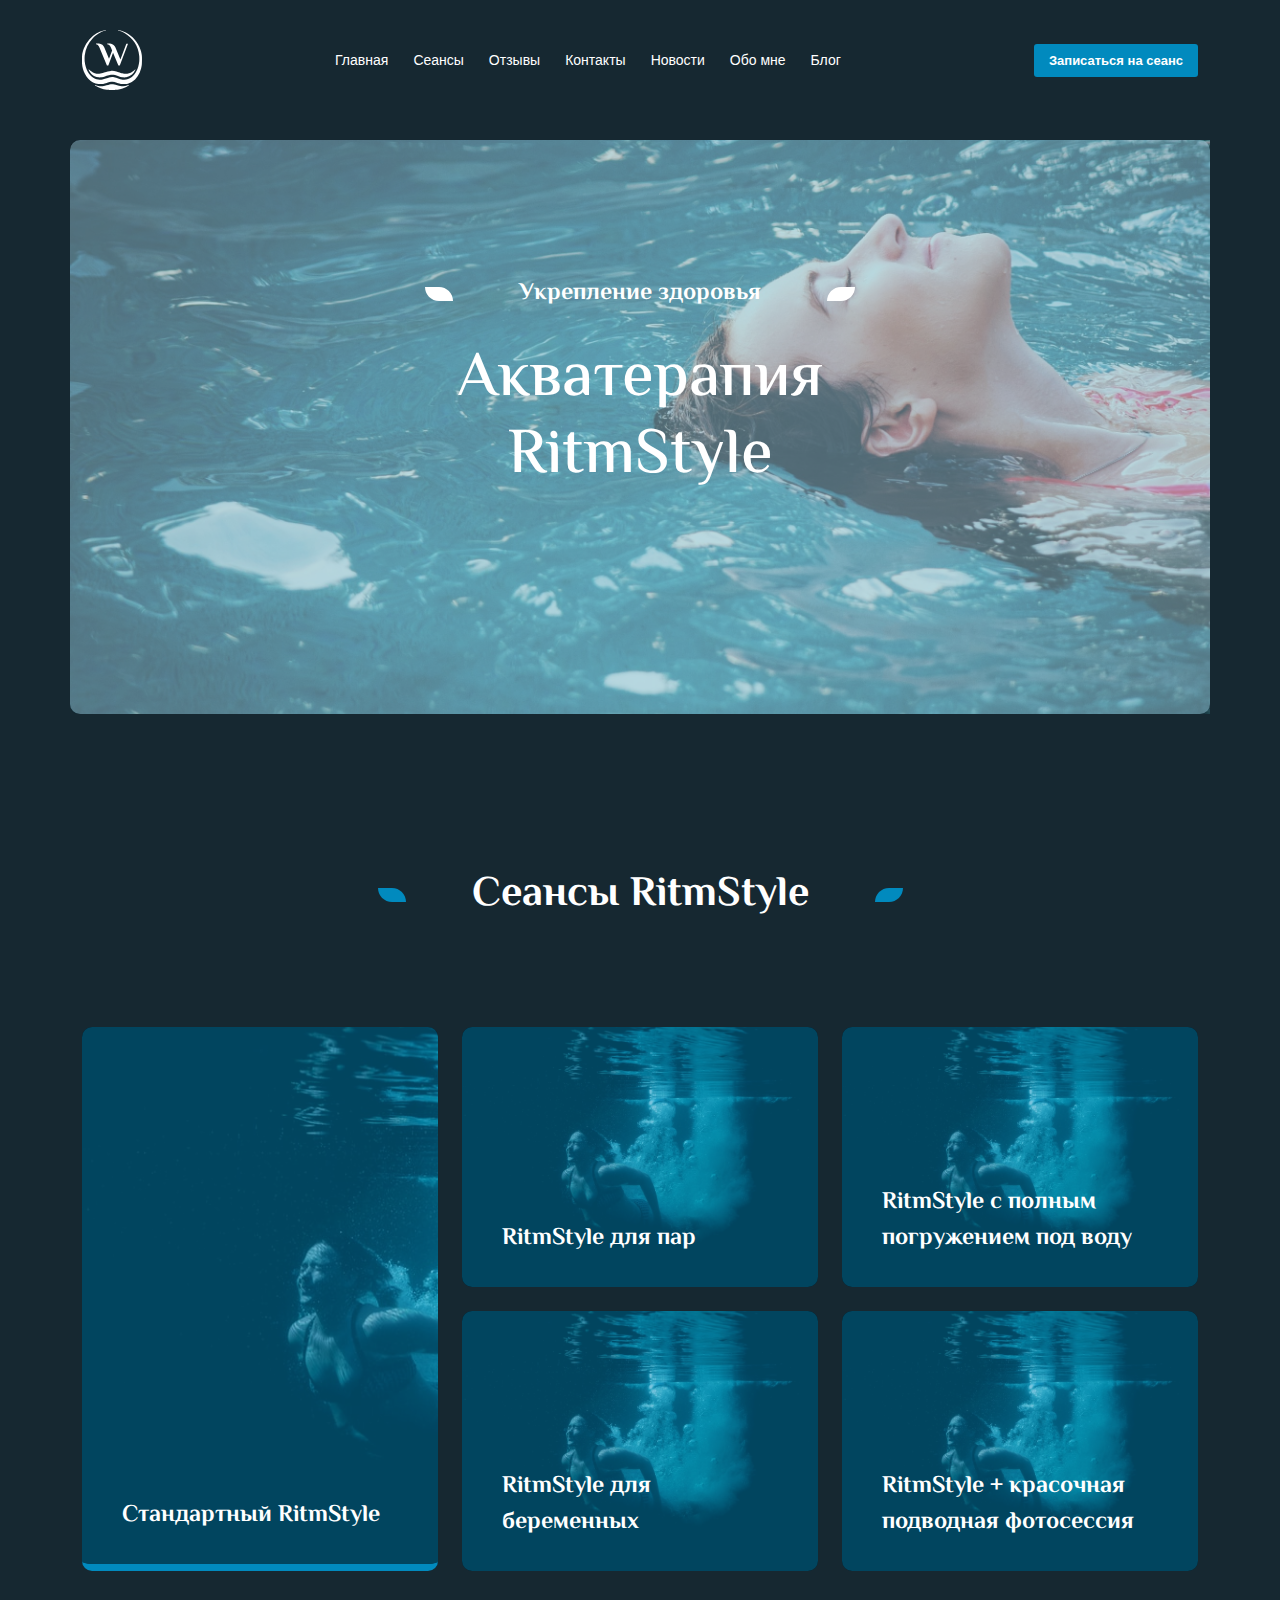
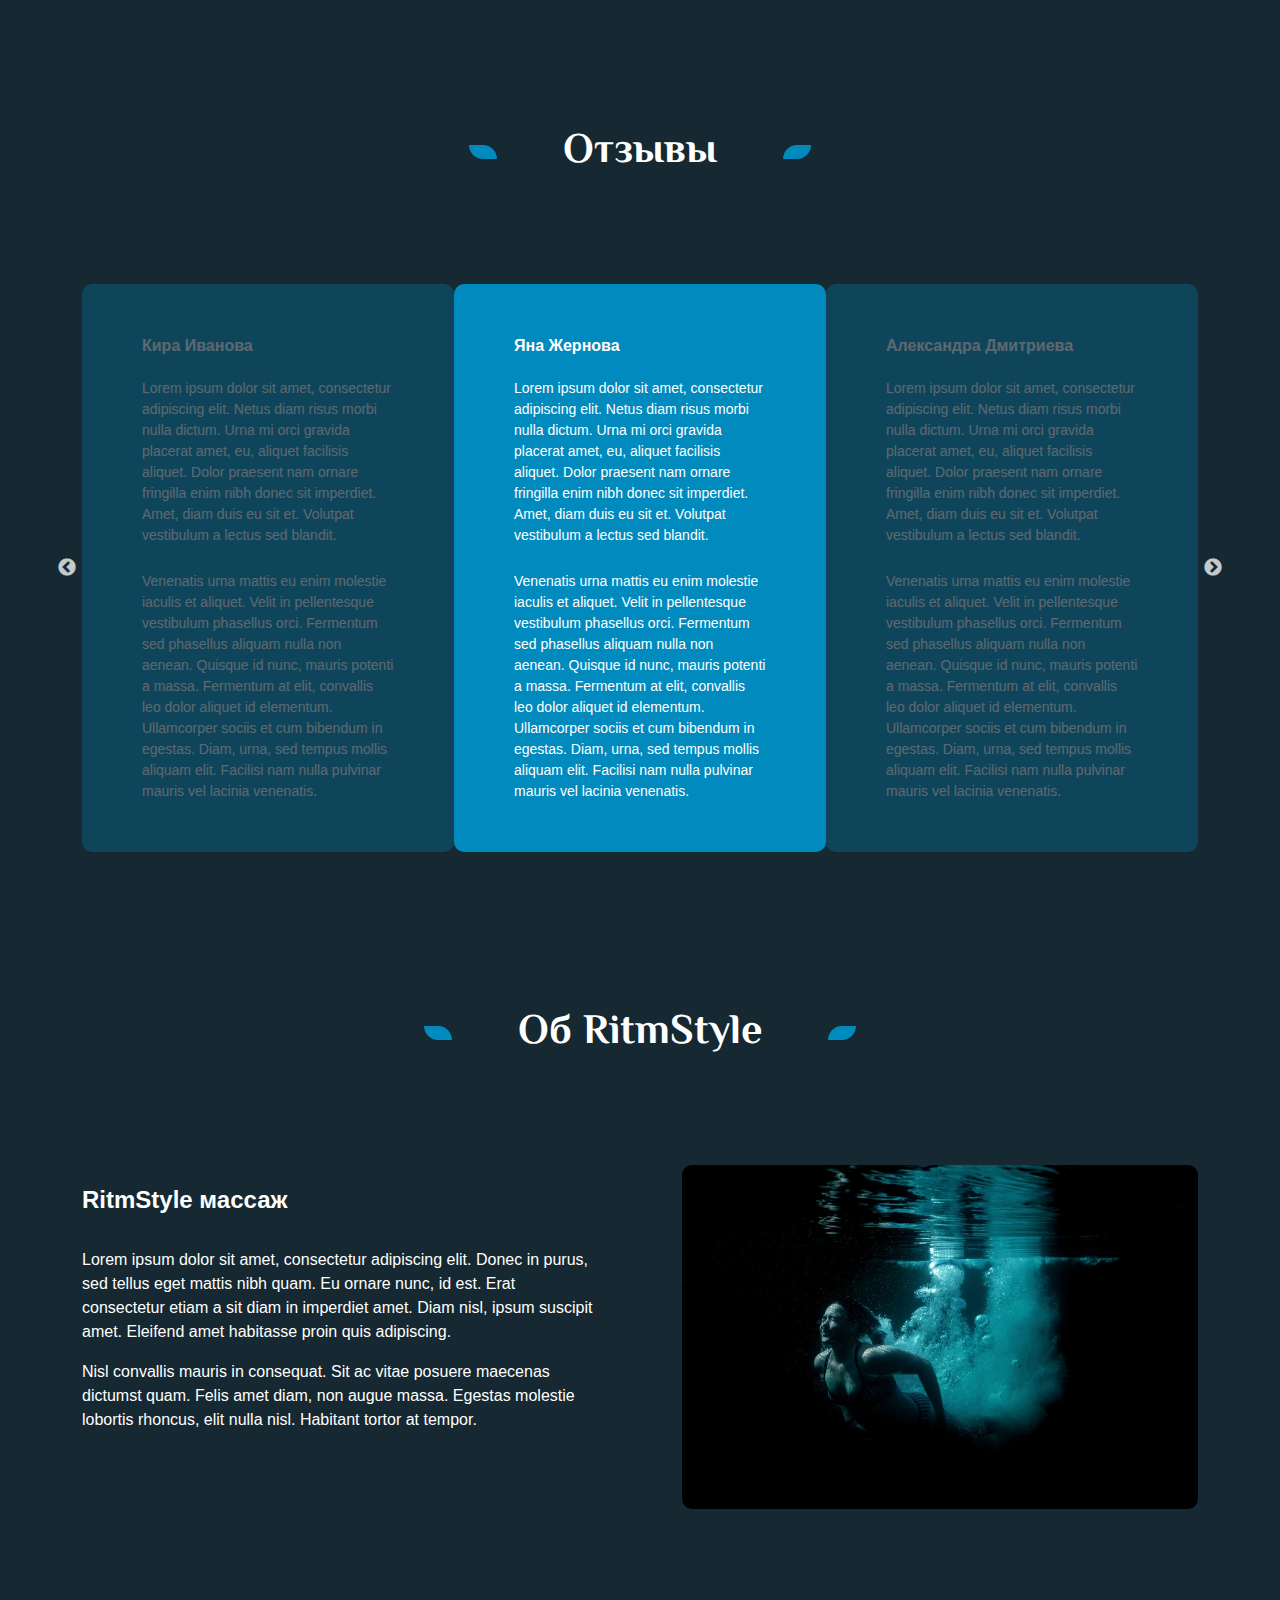
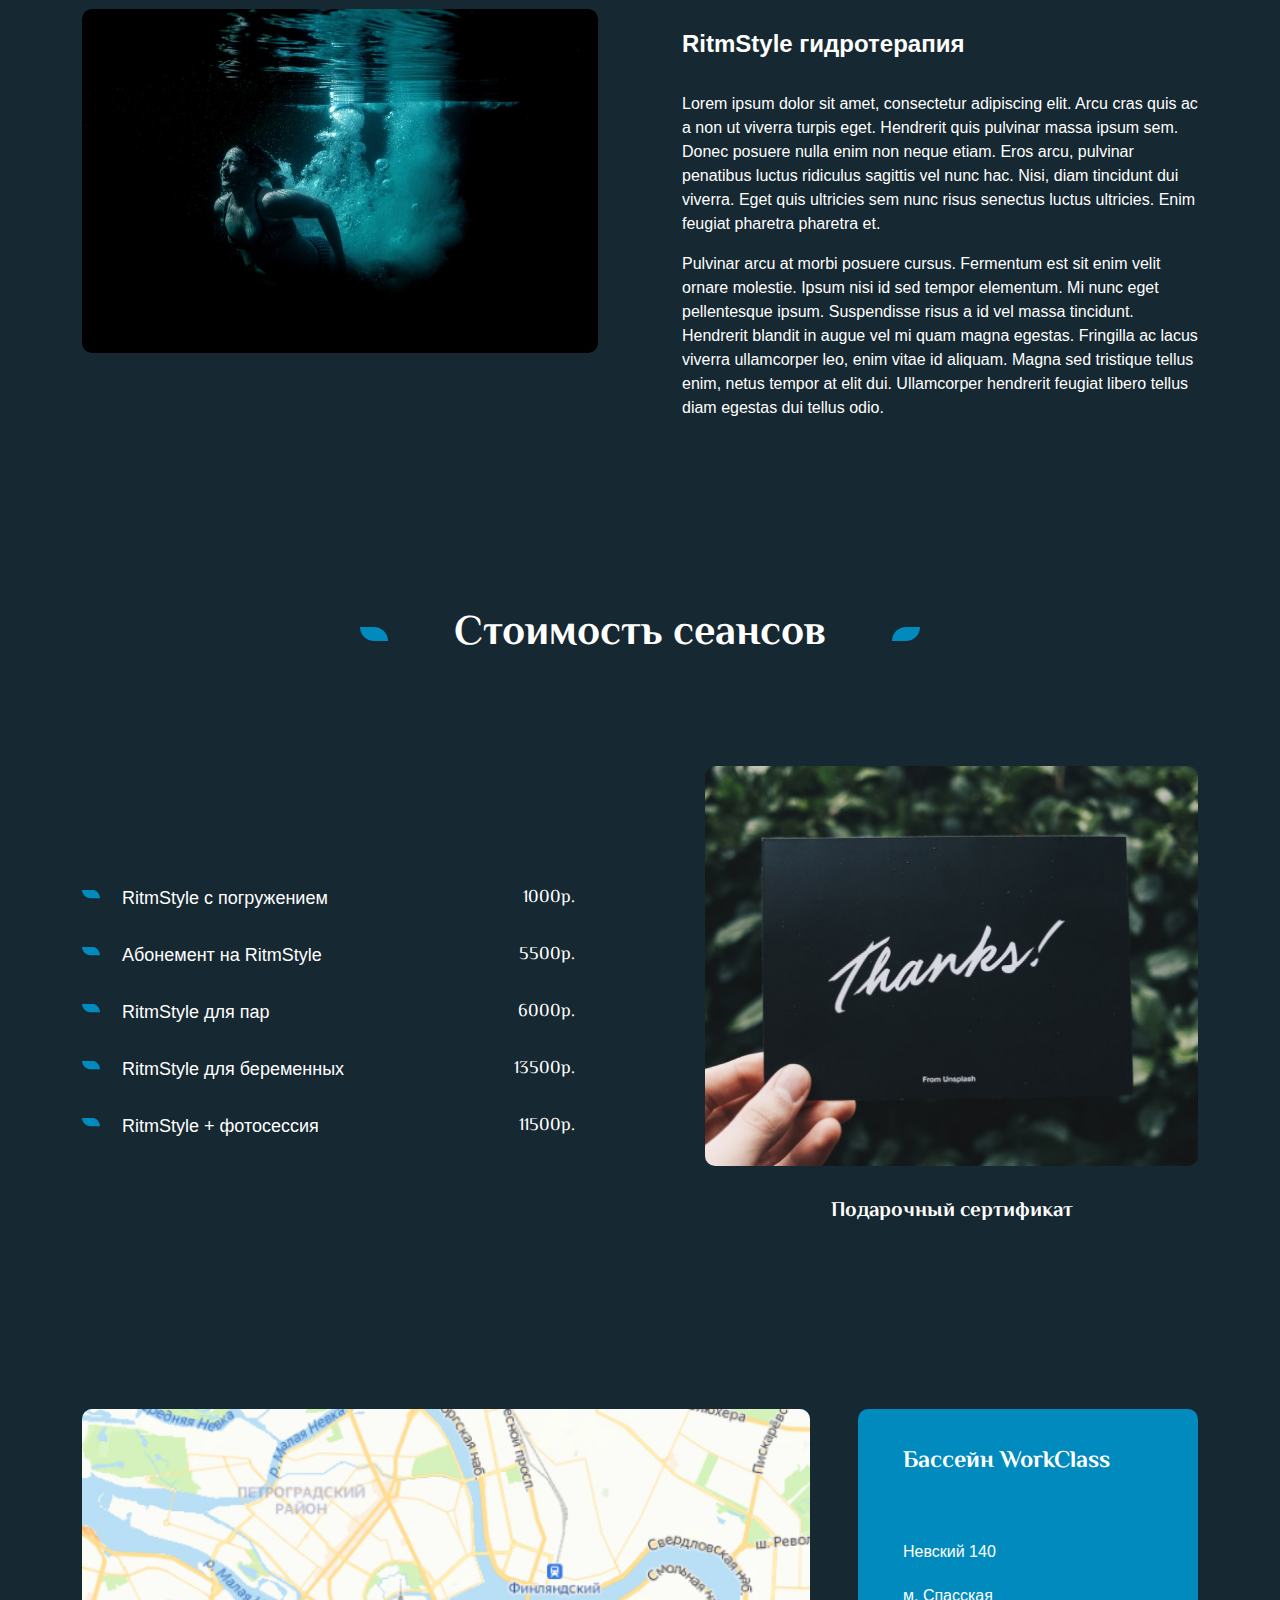
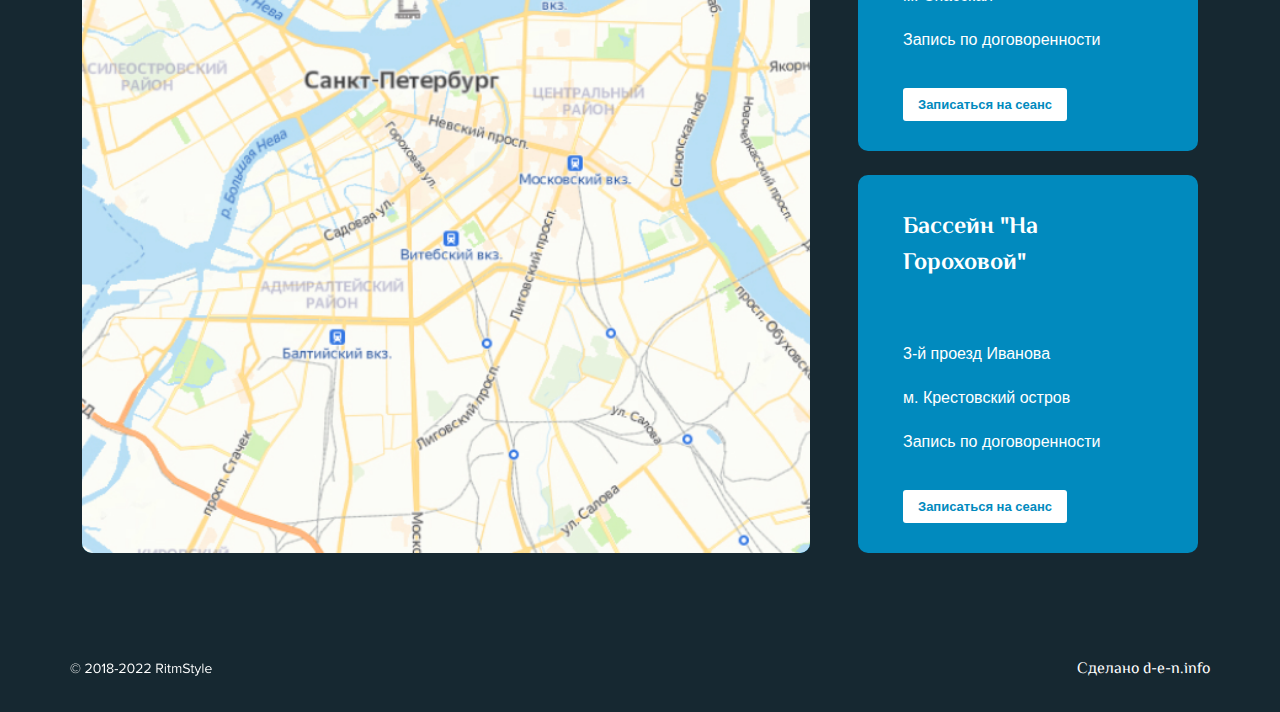
<file: web2-main/index.html>
<!DOCTYPE html>
<html lang="ru">
<head>
    <meta charset="UTF-8">
    <meta http-equiv="X-UA-Compatible" content="IE=edge">
    <meta name="viewport" content="width=device-width, initial-scale=1.0">
    <title>Акватерапия RitmStyle</title>
    <link rel="stylesheet" href="css/main.css">
</head>
<body>
    <header>
        <div class="header container">
            <div class="logo">
                <img src="img/logo.svg">
            </div>

            <nav>
                <ul>
                    <li><a href="">Главная</a></li>
                    <li><a href="">Сеансы</a></li>
                    <li><a href="">Отзывы</a></li>
                    <li><a href="">Контакты</a></li>
                    <li><a href="">Новости</a></li>
                    <li><a href="">Обо мне</a></li>
                    <li><a href="">Блог</a></li>
                </ul>
            </nav>

            <div class="btn_header">
                <a class="btnA btnA_blue">Записаться на сеанс</a>
            </div>

        </div>
    </header>

    <main>
        <section class="banner">
            <div class="bannerBlock container">
                <span class="title_block white">Укрепление здоровья</span>
                <h1>Акватерапия RitmStyle</h1>
            </div>
        </section>

        <section class="session">
            <div class="sessionBlock container">
                <div class="title_main">
                    <span class="title_block">Сеансы RitmStyle</span>
                </div>               
                <div class="info-block">
                    <div class="item" style="background-image: url('img/women2.jpeg') ;">
                       <span>Стандартный RitmStyle</span> 
                    </div>

                    <div class="item" style="background-image: url('img/women2.jpeg') ;">
                        <span>RitmStyle для пар</span> 
                     </div>

                     <div class="item" style="background-image: url('img/women2.jpeg') ;">
                        <span>RitmStyle с полным погружением под воду</span> 
                     </div>

                     <div class="item" style="background-image: url('img/women2.jpeg') ;">
                        <span>RitmStyle для беременных</span> 
                     </div>

                     <div class="item" style="background-image: url('img/women2.jpeg') ;">
                        <span>RitmStyle + красочная подводная фотосессия</span> 
                     </div>
                </div>               
        
            </div>        
        </section>
        <section class="reviews">
            <div class="reviewsBlock container">
                <div class="title_main">
                    <span class="title_block">Отзывы</span>
                </div>
                <div class="info-block review-slider">
                    <div class="item">
                        <div class="name">Кира Иванова</div>
                        <div class="text">
                            <p>Lorem ipsum dolor sit amet, consectetur adipiscing elit. Netus diam risus morbi nulla dictum. Urna mi orci gravida placerat amet, eu, aliquet facilisis aliquet. Dolor praesent nam ornare fringilla enim nibh donec sit imperdiet. Amet, diam duis eu sit et. Volutpat vestibulum a lectus sed blandit.  </p>
                            <p>Venenatis urna mattis eu enim molestie iaculis et aliquet. Velit in pellentesque vestibulum phasellus orci. Fermentum sed phasellus aliquam nulla non aenean. Quisque id nunc, mauris potenti a massa. Fermentum at elit, convallis leo dolor aliquet id elementum. Ullamcorper sociis et cum bibendum in egestas. Diam, urna, sed tempus mollis aliquam elit. Facilisi nam nulla pulvinar mauris vel lacinia venenatis. </p>
                        </div>
                    </div>
                    <div class="item">
                        <div class="name">Яна Жернова </div>
                        <div class="text">
                            <p>Lorem ipsum dolor sit amet, consectetur adipiscing elit. Netus diam risus morbi nulla dictum. Urna mi orci gravida placerat amet, eu, aliquet facilisis aliquet. Dolor praesent nam ornare fringilla enim nibh donec sit imperdiet. Amet, diam duis eu sit et. Volutpat vestibulum a lectus sed blandit.  </p>
                            <p>Venenatis urna mattis eu enim molestie iaculis et aliquet. Velit in pellentesque vestibulum phasellus orci. Fermentum sed phasellus aliquam nulla non aenean. Quisque id nunc, mauris potenti a massa. Fermentum at elit, convallis leo dolor aliquet id elementum. Ullamcorper sociis et cum bibendum in egestas. Diam, urna, sed tempus mollis aliquam elit. Facilisi nam nulla pulvinar mauris vel lacinia venenatis. </p>
                        </div>
                    </div>
                    <div class="item">
                        <div class="name">Александра Дмитриева</div>
                        <div class="text">
                            <p>Lorem ipsum dolor sit amet, consectetur adipiscing elit. Netus diam risus morbi nulla dictum. Urna mi orci gravida placerat amet, eu, aliquet facilisis aliquet. Dolor praesent nam ornare fringilla enim nibh donec sit imperdiet. Amet, diam duis eu sit et. Volutpat vestibulum a lectus sed blandit.  </p>
                            <p>Venenatis urna mattis eu enim molestie iaculis et aliquet. Velit in pellentesque vestibulum phasellus orci. Fermentum sed phasellus aliquam nulla non aenean. Quisque id nunc, mauris potenti a massa. Fermentum at elit, convallis leo dolor aliquet id elementum. Ullamcorper sociis et cum bibendum in egestas. Diam, urna, sed tempus mollis aliquam elit. Facilisi nam nulla pulvinar mauris vel lacinia venenatis. </p>
                        </div>
                    </div>
                    <div class="item">
                        <div class="name">Александра Дмитриева</div>
                        <div class="text">
                            <p>Lorem ipsum dolor sit amet, consectetur adipiscing elit. Netus diam risus morbi nulla dictum. Urna mi orci gravida placerat amet, eu, aliquet facilisis aliquet. Dolor praesent nam ornare fringilla enim nibh donec sit imperdiet. Amet, diam duis eu sit et. Volutpat vestibulum a lectus sed blandit.  </p>
                            <p>Venenatis urna mattis eu enim molestie iaculis et aliquet. Velit in pellentesque vestibulum phasellus orci. Fermentum sed phasellus aliquam nulla non aenean. Quisque id nunc, mauris potenti a massa. Fermentum at elit, convallis leo dolor aliquet id elementum. Ullamcorper sociis et cum bibendum in egestas. Diam, urna, sed tempus mollis aliquam elit. Facilisi nam nulla pulvinar mauris vel lacinia venenatis. </p>
                        </div>
                    </div>
                    <div class="item">
                        <div class="name">Александра Дмитриева</div>
                        <div class="text">
                            <p>Lorem ipsum dolor sit amet, consectetur adipiscing elit. Netus diam risus morbi nulla dictum. Urna mi orci gravida placerat amet, eu, aliquet facilisis aliquet. Dolor praesent nam ornare fringilla enim nibh donec sit imperdiet. Amet, diam duis eu sit et. Volutpat vestibulum a lectus sed blandit.  </p>
                            <p>Venenatis urna mattis eu enim molestie iaculis et aliquet. Velit in pellentesque vestibulum phasellus orci. Fermentum sed phasellus aliquam nulla non aenean. Quisque id nunc, mauris potenti a massa. Fermentum at elit, convallis leo dolor aliquet id elementum. Ullamcorper sociis et cum bibendum in egestas. Diam, urna, sed tempus mollis aliquam elit. Facilisi nam nulla pulvinar mauris vel lacinia venenatis. </p>
                        </div>
                    </div>
                </div>
            </div>
        </section>        
        <section class="about">
            <div class="aboutBlock container">
                <div class="title_main">
                    <span class="title_block">Об RitmStyle</span>
                </div>
                <div class="info-block">
                    <div class="item">
                        <div class="text">
                            <div class="variants">RitmStyle массаж</div>
                            <div class="about_text">                                                        
                                <p>Lorem ipsum dolor sit amet, consectetur adipiscing elit. Donec in purus, sed tellus eget mattis nibh quam. Eu ornare nunc, id est. Erat consectetur etiam a sit diam in imperdiet amet. Diam nisl, ipsum suscipit amet. Eleifend amet habitasse proin quis adipiscing.</p>
                                <p>Nisl convallis mauris in consequat. Sit ac vitae posuere maecenas dictumst quam. Felis amet diam, non augue massa. Egestas molestie lobortis rhoncus, elit nulla nisl. Habitant tortor at tempor.</p>
                            </div>
                        </div>           
                    
                        
                        <div class="about_img">
                            <img src="img/women2.jpeg">
                        </div>
                    </div>
                    <div class="item">
                        <div class="text">
                            <div class="variants">RitmStyle гидротерапия</div>
                            <div class="about_text">                            
                                <p>Lorem ipsum dolor sit amet, consectetur adipiscing elit. Arcu cras quis ac a non ut viverra turpis eget. Hendrerit quis pulvinar massa ipsum sem. Donec posuere nulla enim non neque etiam. Eros arcu, pulvinar penatibus luctus ridiculus sagittis vel nunc hac. Nisi, diam tincidunt dui viverra. Eget quis ultricies sem nunc risus senectus luctus ultricies. Enim feugiat pharetra pharetra et.</p>
                                <p>Pulvinar arcu at morbi posuere cursus. Fermentum est sit enim velit ornare molestie. Ipsum nisi id sed tempor elementum. Mi nunc eget pellentesque ipsum. Suspendisse risus a id vel massa tincidunt. Hendrerit blandit in augue vel mi quam magna egestas. Fringilla ac lacus viverra ullamcorper leo, enim vitae id aliquam. Magna sed tristique tellus enim, netus tempor at elit dui. Ullamcorper hendrerit feugiat libero tellus diam egestas dui tellus odio.</p>
                            </div>
                        </div>
                        <div class="about_img">
                            <img src="img/women2.jpeg">
                        </div>
                    </div>                      
                                           
                </div>
            </div>
        </section>
        <section class="price">
            <div class="priceBlock container">
                <div class="title_main">
                    <span class="title_block">Стоимость сеансов</span>
                </div>
                <div class="info-block">
                    <div class="item">
                        <div class="prices">
                            <div class="variant">
                                <div class="name">RitmStyle с погружением</div>
                                <div class="money">1000р.</div>
                            </div>
                            <div class="variant">
                                <div class="name">Абонемент на RitmStyle</div>
                                <div class="money">5500р.</div>
                            </div>
                            <div class="variant">
                                <div class="name">RitmStyle для пар</div>
                                <div class="money">6000р.</div>
                            </div>
                            <div class="variant">
                                <div class="name">RitmStyle для беременных</div>
                                <div class="money">13500р.</div>                            
                            </div>
                            <div class="variant">
                                <div class="name">RitmStyle + фотосессия</div>
                                <div class="money">11500р.</div>
                            </div>
                        </div>
                        <div class="imgBlock">
                            <img src='img/unsplash_M3fhZSBFoFQ.jpg'>
                            <p>Подарочный сертификат<p>
                        </div>
                    </div>
                </div>
                
            </div>          
            
        </section>
        <section class="addressSection">
            <div class="addressBlock container">
                <div class="info-block">
                    <div class="item map">
                        <div class="img"><img src="img/Rectangle 27.jpg" alt=""></div>
                    </div>
                    <div class="item">                        
                        <div class="address">Бассейн WorkClass</div>
                        <div class="info">
                            <div class="block">                                
                                <div class="text">Невский 140</div>
                            </div>
                            <div class="block">                                
                                <div class="text">м. Спасская</div>
                            </div>
                            <div class="block">                                
                                <div class="text">Запись по договоренности</div>
                            </div>
                        </div>                        
                        <div>
                            <a href="#" class="btnA btnA_white">Записаться на сеанс</a>
                        </div>
                    </div>
                    <div class="item">                        
                        <div class="address">Бассейн "На Гороховой"</div>
                        <div class="info">
                            <div class="block">                                
                                <div class="text">3-й проезд Иванова</div>
                            </div>
                            <div class="block">                                
                                <div class="text">м. Крестовский остров</div>
                            </div>
                            <div class="block">                                
                                <div class="text">Запись по договоренности</div>
                            </div>
                        </div>                    
                        <div>
                            <a href="#" class="btnA btnA_white">Записаться на сеанс</a>
                        </div>
                    </div>
                </div>
            </div>
        </section>

    </main>

    <footer>
        <div class="footer container">            
            <div class="item">
                <img src='img/© 2018-2022 RitmStyle.png'>
            </div>                
            
            <div class="item">
                <a href="#">Сделано d-e-n.info</a>
            </div>
        </div>
        
    </footer>
    <script src="https://code.jquery.com/jquery-3.6.1.min.js"></script>
    <script src="https://cdn.jsdelivr.net/npm/bootstrap@5.2.2/dist/js/bootstrap.bundle.min.js" integrity="sha384-OERcA2EqjJCMA+/3y+gxIOqMEjwtxJY7qPCqsdltbNJuaOe923+mo//f6V8Qbsw3" crossorigin="anonymous"></script>
    <script src="slick/slick.min.js"></script>
    <script src="js/script.js"></script>
</body>

</html>
</file>
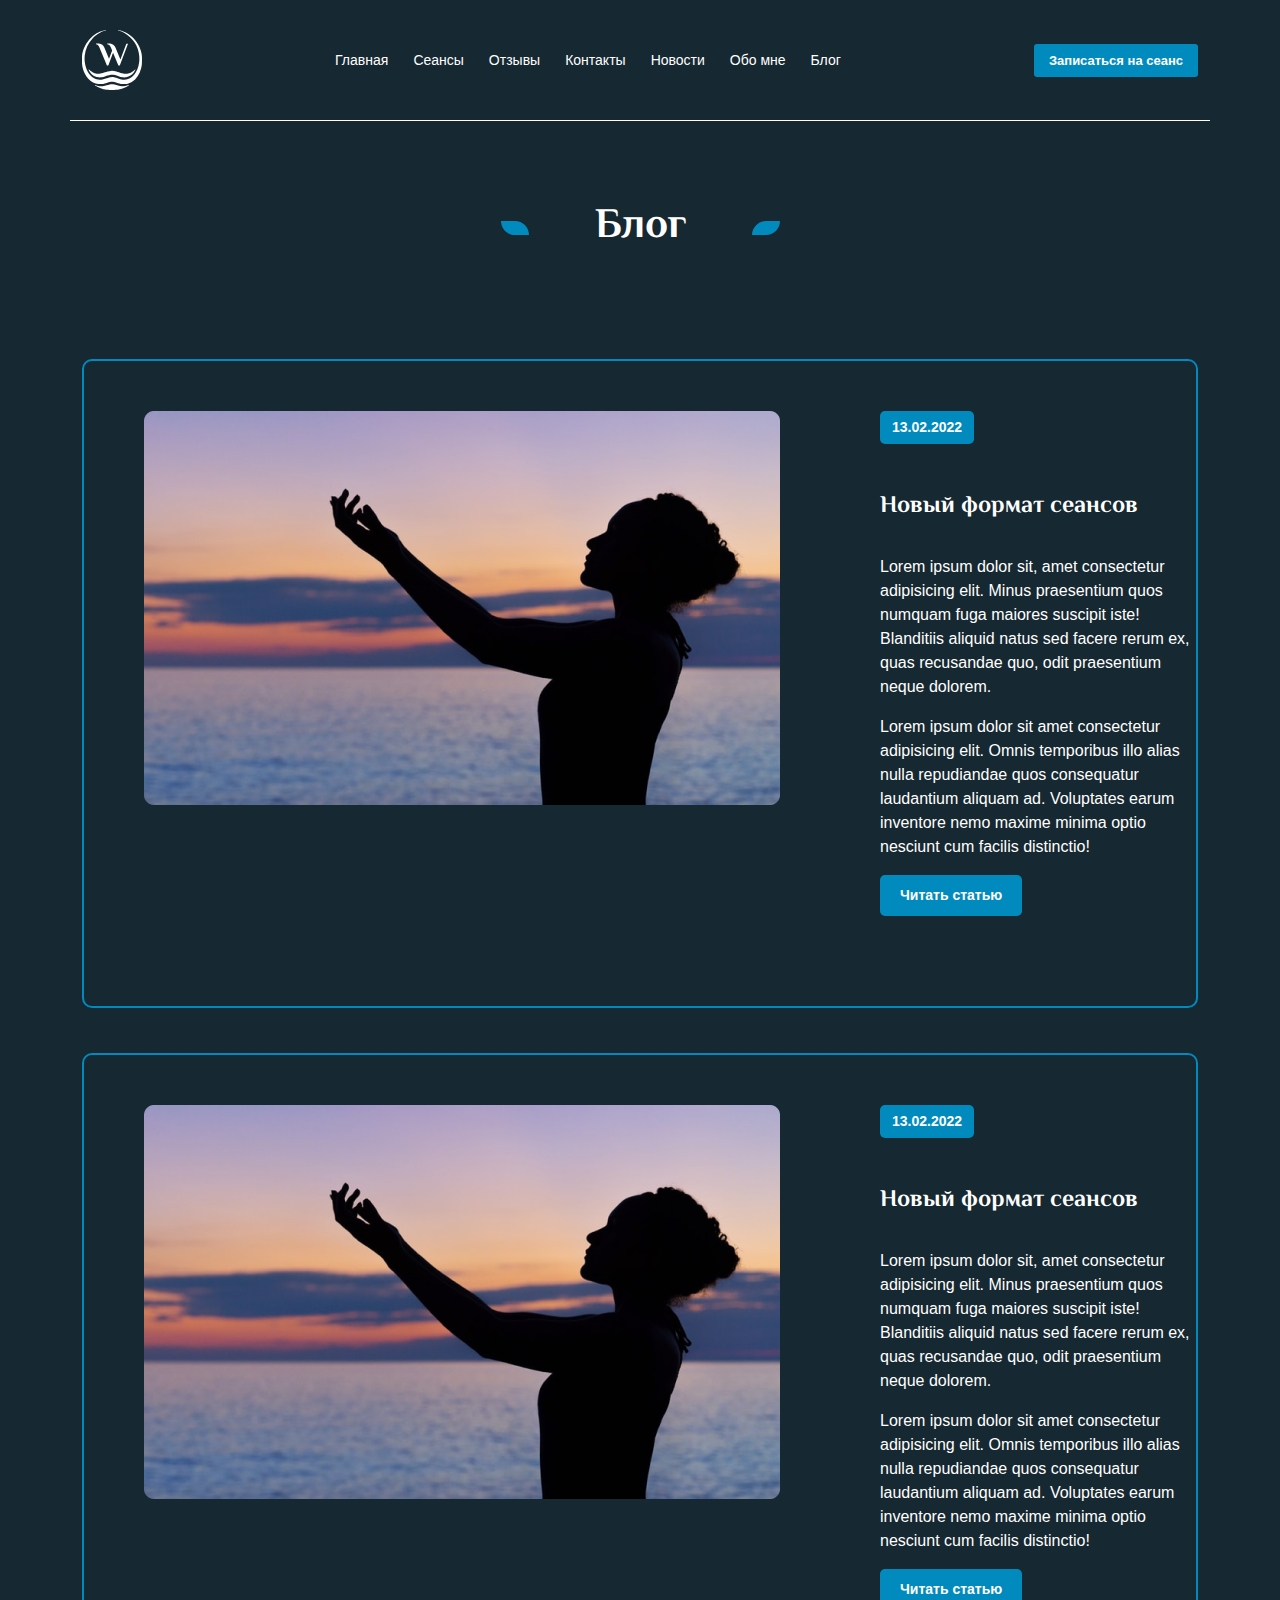
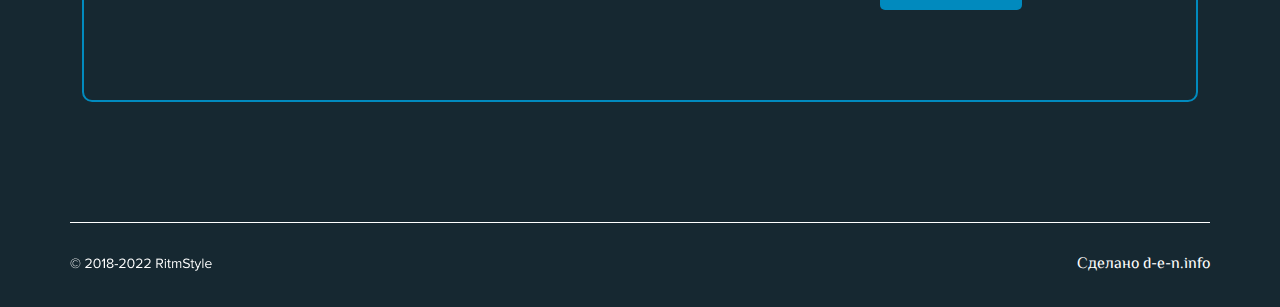
<file: web2-main/blog.html>
<!DOCTYPE html>
<html lang="ru">

<head>
    <meta charset="UTF-8">
    <meta http-equiv="X-UA-Compatible" content="IE=edge">
    <meta name="viewport" content="width=device-width, initial-scale=1.0">
    <title>Акватерапия RitmStyle</title>
    <link rel="stylesheet" href="css/main.css">
</head>

<body>
    <header>
        <div class="header container line">
            <div class="logo">
                <img src="img/logo.svg">
            </div>

            <nav>
                <ul>
                    <li><a href="">Главная</a></li>
                    <li><a href="">Сеансы</a></li>
                    <li><a href="">Отзывы</a></li>
                    <li><a href="">Контакты</a></li>
                    <li><a href="">Новости</a></li>
                    <li><a href="">Обо мне</a></li>
                    <li><a href="">Блог</a></li>
                </ul>
            </nav>

            <div class="btn_header">
                <a class="btnA btnA_blue">Записаться на сеанс</a>
            </div>

        </div>
    </header>
    
    <main>
        <section class="blogItemSection">
            <main class="blogItemSection container">
                <div class="title_main">
                    <span class="title_block">Блог</span>
                </div>
                <div class="info-block">
                    <div class="item imgBlog">
                        <img src="img/babasrukami.png">
                    </div>
                    <div class="item">                        
                        <div class="date">13.02.2022</div>
                        <div class="titleBlog">Новый формат сеансов</div>
                        <div class="text">
                            <p>Lorem ipsum dolor sit, amet consectetur adipisicing elit. Minus praesentium quos numquam fuga maiores suscipit iste! Blanditiis aliquid natus sed facere rerum ex, quas recusandae quo, odit praesentium neque dolorem.</p>
                            <P>Lorem ipsum dolor sit amet consectetur adipisicing elit. Omnis temporibus illo alias nulla repudiandae quos consequatur laudantium aliquam ad. Voluptates earum inventore nemo maxime minima optio nesciunt cum facilis distinctio!</P>
                        
                        </div>
                        <div class="read">Читать статью</div>
                    </div>
                </div>

                <div class="info-block">
                    <div class="item imgBlog">
                        <img src="img/babasrukami.png">
                    </div>
                    <div class="item">                        
                        <div class="date">13.02.2022</div>
                        <div class="titleBlog">Новый формат сеансов</div>
                        <div class="text">
                            <p>Lorem ipsum dolor sit, amet consectetur adipisicing elit. Minus praesentium quos numquam fuga maiores suscipit iste! Blanditiis aliquid natus sed facere rerum ex, quas recusandae quo, odit praesentium neque dolorem.</p>
                            <p>Lorem ipsum dolor sit amet consectetur adipisicing elit. Omnis temporibus illo alias nulla repudiandae quos consequatur laudantium aliquam ad. Voluptates earum inventore nemo maxime minima optio nesciunt cum facilis distinctio!</p>
                        </div>
                        <div class="read">Читать статью</div>
                    </div>
                    
                </div>                   
                
            </main>
        </section>
    </main>

    <footer>
        <div class="footer container line">            
            <div class="item">
                <img src='img/© 2018-2022 RitmStyle.png'>
            </div>                
            
            <div class="item">
                <a href="#">Сделано d-e-n.info</a>
            </div>
        </div>
        
    </footer>
</file>
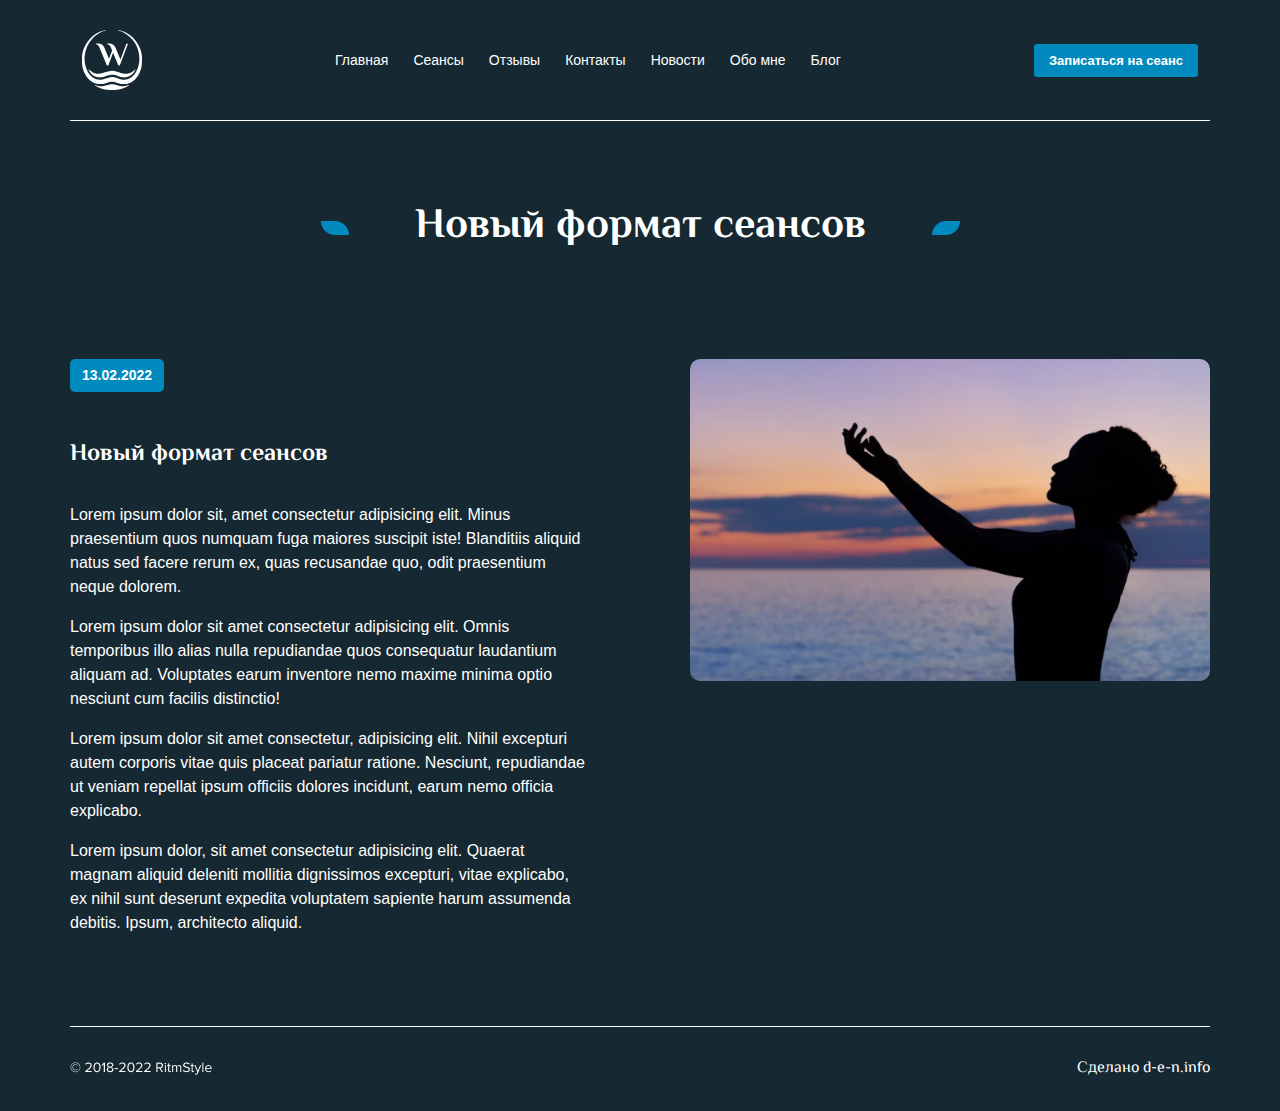
<file: web2-main/news-item.html>
<!DOCTYPE html>
<html lang="ru">

<head>
    <meta charset="UTF-8">
    <meta http-equiv="X-UA-Compatible" content="IE=edge">
    <meta name="viewport" content="width=device-width, initial-scale=1.0">
    <title>Акватерапия RitmStyle</title>
    <link rel="stylesheet" href="css/main.css">
</head>

<body>
    <header>
        <div class="header container line">
            <div class="logo">
                <img src="img/logo.svg">
            </div>

            <nav>
                <ul>
                    <li><a href="">Главная</a></li>
                    <li><a href="">Сеансы</a></li>
                    <li><a href="">Отзывы</a></li>
                    <li><a href="">Контакты</a></li>
                    <li><a href="">Новости</a></li>
                    <li><a href="">Обо мне</a></li>
                    <li><a href="">Блог</a></li>
                </ul>
            </nav>

            <div class="btn_header">
                <a class="btnA btnA_blue">Записаться на сеанс</a>
            </div>

        </div>
    </header>

    <main>
        <section class="newsItemSection">
            <div class="newsItemBlock container">
                <div class="title_main">
                    <span class="title_block">Новый формат сеансов</span>
                </div>
                <div class="info-block">
                    <div class="item">
                        <div class="date">13.02.2022</div>
                        <div class="titleNews">Новый формат сеансов</div>
                        <div class="text">
                            <p>Lorem ipsum dolor sit, amet consectetur adipisicing elit. Minus praesentium quos numquam fuga maiores suscipit iste! Blanditiis aliquid natus sed facere rerum ex, quas recusandae quo, odit praesentium neque dolorem.</p>
                            <P>Lorem ipsum dolor sit amet consectetur adipisicing elit. Omnis temporibus illo alias nulla repudiandae quos consequatur laudantium aliquam ad. Voluptates earum inventore nemo maxime minima optio nesciunt cum facilis distinctio!</P>
                            <p>Lorem ipsum dolor sit amet consectetur, adipisicing elit. Nihil excepturi autem corporis vitae quis placeat pariatur ratione. Nesciunt, repudiandae ut veniam repellat ipsum officiis dolores incidunt, earum nemo officia explicabo.</p>
                            <p>Lorem ipsum dolor, sit amet consectetur adipisicing elit. Quaerat magnam aliquid deleniti mollitia dignissimos excepturi, vitae explicabo, ex nihil sunt deserunt expedita voluptatem sapiente harum assumenda debitis. Ipsum, architecto aliquid.</p>
                        </div>
                    </div>
                    <div class="item imgNews">
                        <img src="img/babasrukami.png">
                    </div>
                </div>
            </div>
        </section>
    </main>

    <footer>
        <div class="footer container line">            
            <div class="item">
                <img src='img/© 2018-2022 RitmStyle.png'>
            </div>                
            
            <div class="item">
                <a href="#">Сделано d-e-n.info</a>
            </div>
        </div>
        
    </footer>
</file>
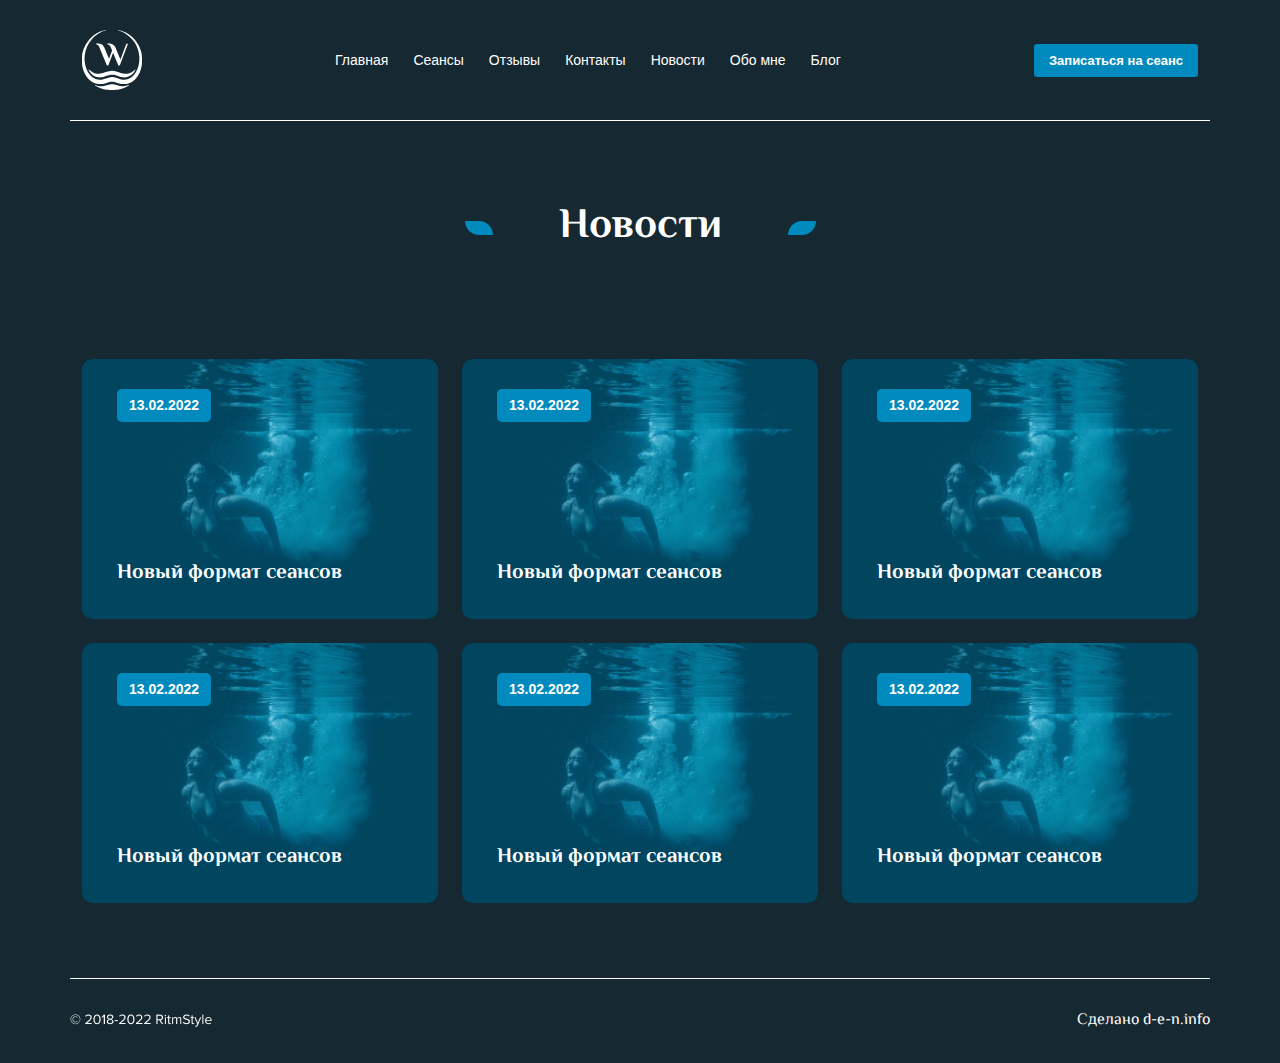
<file: web2-main/news.html>
<!DOCTYPE html>
<html lang="ru">

<head>
    <meta charset="UTF-8">
    <meta http-equiv="X-UA-Compatible" content="IE=edge">
    <meta name="viewport" content="width=device-width, initial-scale=1.0">
    <meta name="viewport" content="width=device-width, user-scalable=no">
    <title>Акватерапия RitmStyle</title>
    <link rel="stylesheet" href="css/main.css">
</head>

<body>
    <header>
        <div class="header container line">
            <div class="logo">
                <img src="img/logo.svg">
            </div>

            <nav>
                <ul>
                    <li><a href="">Главная</a></li>
                    <li><a href="">Сеансы</a></li>
                    <li><a href="">Отзывы</a></li>
                    <li><a href="">Контакты</a></li>
                    <li><a href="">Новости</a></li>
                    <li><a href="">Обо мне</a></li>
                    <li><a href="">Блог</a></li>
                </ul>
            </nav>

            <div class="btn_header">
                <a class="btnA btnA_blue">Записаться на сеанс</a>
            </div>

        </div>
    </header>

    <main>
        <section class="newsSection">
            <div class="newsBlock container">
                <div class="title_main">
                    <span class="title_block">Новости</span>
                </div>
                <div class="info-block">
                    <a href="#" class="item">
                        <div class="date-title">
                            <div class="date">
                                <div class="dateMain">13.02.2022</div>
                            </div>
                            <div class="titleNews">Новый формат сеансов</div>
                        </div>                        
                    </a> 
                    <a href="#" class="item">
                        <div class="date-title">
                            <div class="date">
                                <div class="dateMain">13.02.2022</div>
                            </div>
                            <div class="titleNews">Новый формат сеансов</div>
                        </div>                        
                    </a> 
                    <a href="#" class="item">
                        <div class="date-title">
                            <div class="date">
                                <div class="dateMain">13.02.2022</div>
                            </div>
                            <div class="titleNews">Новый формат сеансов</div>
                        </div>                        
                    </a> 
                    <a href="#" class="item">
                        <div class="date-title">
                            <div class="date">
                                <div class="dateMain">13.02.2022</div>
                            </div>
                            <div class="titleNews">Новый формат сеансов</div>
                        </div>                        
                    </a> 
                    <a href="#" class="item">
                        <div class="date-title">
                            <div class="date">
                                <div class="dateMain">13.02.2022</div>
                            </div>
                            <div class="titleNews">Новый формат сеансов</div>
                        </div>                        
                    </a> 
                    <a href="#" class="item">
                        <div class="date-title">
                            <div class="date">
                                <div class="dateMain">13.02.2022</div>
                            </div>
                            <div class="titleNews">Новый формат сеансов</div>
                        </div>                        
                    </a> 

                
                </div>
            </div>
        </section>
    </main>

    <footer>
        <div class="footer container line">            
            <div class="item">
                <img src='img/© 2018-2022 RitmStyle.png'>
            </div>                
            
            <div class="item">
                <a href="#">Сделано d-e-n.info</a>
            </div>
        </div>
        
    </footer>
</file>
<file: web2-main/css/main.css>
@import url('https://fonts.googleapis.com/css2?family=El+Messiri:wght@400;500;600;700&display=swap');

@import url('bootstrap.css');
@import url('../slick/slick.css');
@import url('../slick/slick-theme.css');
@import url('font.css');
@import url('style.css');
@import url('mobile.css');
</file>
